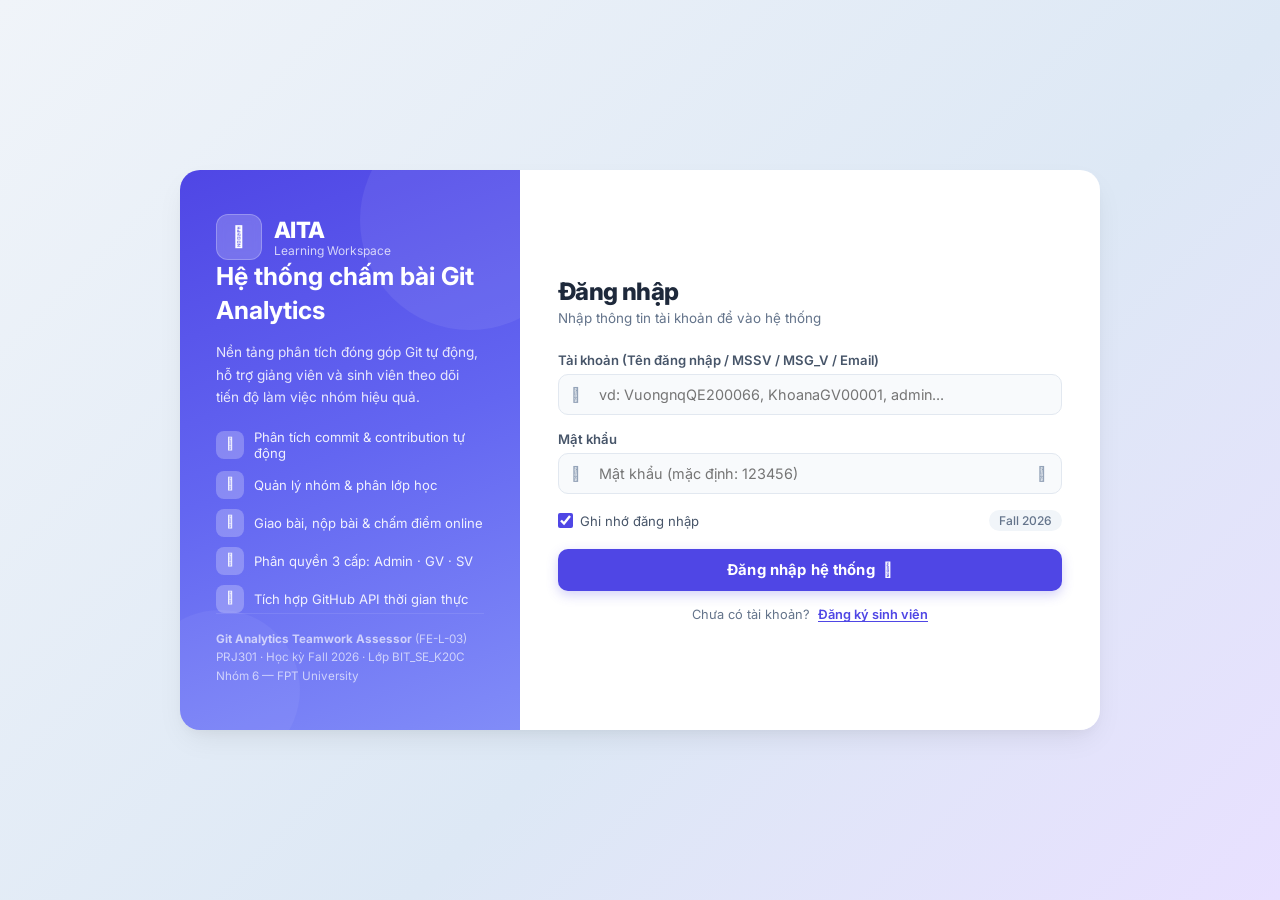
<file: Nhom6_PRJ/target/gitanalytics/login.html>
<!DOCTYPE html>
<html lang="vi">
<head>
    <meta charset="UTF-8">
    <meta name="viewport" content="width=device-width, initial-scale=1.0">
    <title>AITA | Đăng nhập hệ thống - Learning Workspace</title>
    <!-- Google Fonts -->
    <link href="https://fonts.googleapis.com/css2?family=Inter:wght@300;400;500;600;700;800&display=swap" rel="stylesheet">
    <!-- FontAwesome for icons -->
    <link rel="stylesheet" href="https://cdnjs.cloudflare.com/ajax/libs/font-awesome/6.4.0/css/all.min.css">
    <style>
        *, *::before, *::after {
            margin: 0;
            padding: 0;
            box-sizing: border-box;
            font-family: 'Inter', -apple-system, BlinkMacSystemFont, "Segoe UI", Roboto, sans-serif;
        }

        :root {
            --primary: #4f46e5;
            --primary-dark: #4338ca;
            --primary-light: #eef2ff;
            --primary-ring: rgba(79, 70, 229, 0.18);
            --danger: #ef4444;
            --danger-bg: #fef2f2;
            --danger-border: #fecaca;
            --success: #10b981;
            --success-bg: #ecfdf5;
            --success-border: #a7f3d0;
            --text-primary: #1e293b;
            --text-secondary: #475569;
            --text-muted: #64748b;
            --border: #e2e8f0;
            --bg-body: #f0f4f9;
            --bg-card: #ffffff;
            --bg-input: #f8fafc;
            --border-radius-card: 20px;
            --border-radius-input: 10px;
            --shadow-card: 0 12px 30px -6px rgba(0,0,0,0.08), 0 6px 12px -4px rgba(0,0,0,0.04);
            --transition: all 0.2s ease;
        }

        body {
            display: flex;
            min-height: 100vh;
            background: linear-gradient(135deg, #f0f4f9 0%, #dde8f5 60%, #e8e0ff 100%);
            padding: 24px;
            color: var(--text-primary);
            align-items: center;
            justify-content: center;
        }

        /* ─── Wrapper ────────────────────────────────── */
        .login-wrapper {
            display: flex;
            width: 100%;
            max-width: 920px;
            gap: 0;
            border-radius: var(--border-radius-card);
            box-shadow: var(--shadow-card);
            overflow: hidden;
        }

        /* ─── LEFT PANEL (Info) ──────────────────────── */
        .panel-info {
            background: linear-gradient(160deg, #4f46e5 0%, #6366f1 50%, #818cf8 100%);
            color: #ffffff;
            padding: 44px 36px;
            display: flex;
            flex-direction: column;
            justify-content: space-between;
            flex: 0 0 340px;
            position: relative;
            overflow: hidden;
        }

        .panel-info::before {
            content: '';
            position: absolute;
            top: -60px;
            right: -60px;
            width: 220px;
            height: 220px;
            border-radius: 50%;
            background: rgba(255,255,255,0.07);
        }

        .panel-info::after {
            content: '';
            position: absolute;
            bottom: -40px;
            left: -40px;
            width: 160px;
            height: 160px;
            border-radius: 50%;
            background: rgba(255,255,255,0.05);
        }

        .info-logo {
            display: flex;
            align-items: center;
            gap: 12px;
            position: relative;
            z-index: 1;
        }

        .info-logo-icon {
            width: 46px;
            height: 46px;
            background: rgba(255,255,255,0.2);
            border-radius: 12px;
            display: flex;
            align-items: center;
            justify-content: center;
            font-size: 1.3rem;
            backdrop-filter: blur(4px);
            border: 1px solid rgba(255,255,255,0.25);
        }

        .info-logo-text .brand-name {
            font-size: 1.4rem;
            font-weight: 800;
            letter-spacing: -0.03em;
        }

        .info-logo-text .brand-sub {
            font-size: 0.75rem;
            opacity: 0.75;
            font-weight: 400;
        }

        .info-body {
            position: relative;
            z-index: 1;
        }

        .info-body h2 {
            font-size: 1.55rem;
            font-weight: 700;
            line-height: 1.35;
            margin-bottom: 14px;
        }

        .info-body p {
            font-size: 0.85rem;
            line-height: 1.65;
            opacity: 0.85;
        }

        .info-features {
            list-style: none;
            margin-top: 20px;
            display: flex;
            flex-direction: column;
            gap: 10px;
        }

        .info-features li {
            display: flex;
            align-items: center;
            gap: 10px;
            font-size: 0.82rem;
            opacity: 0.9;
        }

        .info-features li i {
            width: 28px;
            height: 28px;
            background: rgba(255,255,255,0.15);
            border-radius: 8px;
            display: flex;
            align-items: center;
            justify-content: center;
            font-size: 0.78rem;
            flex-shrink: 0;
        }

        .info-footer {
            position: relative;
            z-index: 1;
            font-size: 0.73rem;
            opacity: 0.65;
            border-top: 1px solid rgba(255,255,255,0.15);
            padding-top: 16px;
            line-height: 1.6;
        }

        /* ─── RIGHT PANEL (Form) ─────────────────────── */
        .panel-form {
            background: var(--bg-card);
            flex: 1;
            padding: 40px 38px;
            display: flex;
            flex-direction: column;
            justify-content: center;
            overflow-y: auto;
            max-height: 90vh;
        }

        /* ─── Forms ──────────────────────────────────── */
        .form-header {
            margin-bottom: 26px;
        }

        .form-header h1 {
            font-size: 1.5rem;
            font-weight: 800;
            color: var(--text-primary);
            letter-spacing: -0.025em;
        }

        .form-header p {
            margin-top: 4px;
            font-size: 0.84rem;
            color: var(--text-muted);
        }

        .form-group {
            margin-bottom: 16px;
        }

        .form-group label {
            display: block;
            font-size: 0.82rem;
            font-weight: 600;
            color: var(--text-secondary);
            margin-bottom: 6px;
        }

        .input-container {
            position: relative;
            display: flex;
            align-items: center;
        }

        .input-container .input-icon {
            position: absolute;
            left: 13px;
            color: #94a3b8;
            font-size: 0.9rem;
            pointer-events: none;
            z-index: 1;
        }

        .input-container input {
            width: 100%;
            padding: 11px 14px 11px 40px;
            border: 1.5px solid var(--border);
            border-radius: var(--border-radius-input);
            font-size: 0.9rem;
            color: var(--text-primary);
            outline: none;
            transition: var(--transition);
            background-color: var(--bg-input);
        }

        .input-container input:focus {
            background-color: #ffffff;
            border-color: var(--primary);
            box-shadow: 0 0 0 3px var(--primary-ring);
        }

        .input-container .toggle-password {
            position: absolute;
            right: 12px;
            background: none;
            border: none;
            color: #94a3b8;
            cursor: pointer;
            padding: 4px;
            font-size: 0.9rem;
            transition: var(--transition);
        }

        .input-container .toggle-password:hover {
            color: var(--primary);
        }

        /* Remember + forgot row */
        .form-meta {
            display: flex;
            justify-content: space-between;
            align-items: center;
            margin-bottom: 18px;
            font-size: 0.82rem;
        }

        .remember-label {
            display: flex;
            align-items: center;
            gap: 7px;
            cursor: pointer;
            color: var(--text-secondary);
            user-select: none;
        }

        .remember-label input[type="checkbox"] {
            accent-color: var(--primary);
            width: 15px;
            height: 15px;
            cursor: pointer;
        }

        .semester-badge {
            font-size: 0.75rem;
            color: var(--text-muted);
            background: #f1f5f9;
            padding: 3px 10px;
            border-radius: 20px;
            font-weight: 500;
        }

        /* Submit button */
        .btn-primary {
            width: 100%;
            padding: 12px;
            background: var(--primary);
            color: #ffffff;
            font-size: 0.93rem;
            font-weight: 700;
            border: none;
            border-radius: var(--border-radius-input);
            cursor: pointer;
            transition: var(--transition);
            display: flex;
            align-items: center;
            justify-content: center;
            gap: 8px;
            box-shadow: 0 4px 12px rgba(79, 70, 229, 0.25);
            letter-spacing: 0.01em;
        }

        .btn-primary:hover:not(:disabled) {
            background: var(--primary-dark);
            box-shadow: 0 6px 18px rgba(79, 70, 229, 0.35);
            transform: translateY(-1px);
        }

        .btn-primary:active:not(:disabled) {
            transform: translateY(0);
        }

        .btn-primary:disabled {
            opacity: 0.7;
            cursor: not-allowed;
            transform: none;
        }

        /* Alert messages */
        .alert {
            padding: 10px 14px;
            border-radius: 8px;
            font-size: 0.83rem;
            margin-top: 12px;
            display: flex;
            align-items: flex-start;
            gap: 9px;
            line-height: 1.5;
        }

        .alert i { margin-top: 1px; flex-shrink: 0; }

        .alert-error {
            background: var(--danger-bg);
            color: var(--danger);
            border: 1px solid var(--danger-border);
        }

        .alert-success {
            background: var(--success-bg);
            color: #065f46;
            border: 1px solid var(--success-border);
        }

        .hidden { display: none !important; }

        /* ─── Switch form (register) ─────────────────── */
        .switch-prompt {
            margin-top: 16px;
            font-size: 0.8rem;
            text-align: center;
            color: var(--text-muted);
        }

        .switch-prompt button {
            background: none;
            border: none;
            color: var(--primary);
            font-weight: 600;
            cursor: pointer;
            font-size: 0.8rem;
            padding: 0;
            margin-left: 4px;
            text-decoration: underline;
            text-underline-offset: 2px;
        }

        .switch-prompt button:hover { color: var(--primary-dark); }

        /* ─── Register form specific ─────────────────── */
        .register-grid {
            display: grid;
            grid-template-columns: 1fr 1fr;
            gap: 0 16px;
        }

        .register-grid .form-group { margin-bottom: 14px; }
        .register-grid .span-full { grid-column: 1 / -1; }

        /* ─── Responsive ─────────────────────────────── */
        @media (max-width: 700px) {
            body { padding: 0; align-items: flex-start; }
            .login-wrapper { flex-direction: column; border-radius: 0; max-width: 100%; box-shadow: none; }
            .panel-info { flex: none; padding: 28px 24px; }
            .info-body h2 { font-size: 1.2rem; }
            .info-features { display: none; }
            .panel-form { padding: 28px 22px; max-height: none; }
            .register-grid { grid-template-columns: 1fr; }
        }

        /* Scrollbar for panel-form on small height */
        .panel-form::-webkit-scrollbar { width: 5px; }
        .panel-form::-webkit-scrollbar-thumb { background: #cbd5e1; border-radius: 4px; }

        /* Shake animation */
        @keyframes shake {
            10%, 90% { transform: translate3d(-1px, 0, 0); }
            20%, 80% { transform: translate3d(2px, 0, 0); }
            30%, 50%, 70% { transform: translate3d(-4px, 0, 0); }
            40%, 60% { transform: translate3d(4px, 0, 0); }
        }
        .shake { animation: shake 0.5s cubic-bezier(.36,.07,.19,.97) both; }
    </style>
</head>
<body>

<div class="login-wrapper">

    <!-- ═══════════════ LEFT INFO PANEL ═══════════════ -->
    <div class="panel-info">
        <div class="info-logo">
            <div class="info-logo-icon">
                <i class="fa-solid fa-code-branch"></i>
            </div>
            <div class="info-logo-text">
                <div class="brand-name">AITA</div>
                <div class="brand-sub">Learning Workspace</div>
            </div>
        </div>

        <div class="info-body">
            <h2>Hệ thống chấm bài Git Analytics</h2>
            <p>Nền tảng phân tích đóng góp Git tự động, hỗ trợ giảng viên và sinh viên theo dõi tiến độ làm việc nhóm hiệu quả.</p>
            <ul class="info-features">
                <li>
                    <i><i class="fa-solid fa-chart-line" style="font-style:normal"></i></i>
                    Phân tích commit &amp; contribution tự động
                </li>
                <li>
                    <i><i class="fa-solid fa-users" style="font-style:normal"></i></i>
                    Quản lý nhóm &amp; phân lớp học
                </li>
                <li>
                    <i><i class="fa-solid fa-file-circle-check" style="font-style:normal"></i></i>
                    Giao bài, nộp bài &amp; chấm điểm online
                </li>
                <li>
                    <i><i class="fa-solid fa-shield-halved" style="font-style:normal"></i></i>
                    Phân quyền 3 cấp: Admin · GV · SV
                </li>
                <li>
                    <i><i class="fa-brands fa-github" style="font-style:normal"></i></i>
                    Tích hợp GitHub API thời gian thực
                </li>
            </ul>
        </div>

        <div class="info-footer">
            <strong>Git Analytics Teamwork Assessor</strong> (FE-L-03)<br>
            PRJ301 · Học kỳ Fall 2026 · Lớp BIT_SE_K20C<br>
            Nhóm 6 — FPT University
        </div>
    </div>

    <!-- ═══════════════ RIGHT FORM PANEL ═══════════════ -->
    <div class="panel-form">

        <!-- ── LOGIN FORM ───────────────────────────── -->
        <div id="view-login">
            <div class="form-header">
                <h1>Đăng nhập</h1>
                <p>Nhập thông tin tài khoản để vào hệ thống</p>
            </div>

            <form id="loginForm" novalidate>
                <div class="form-group">
                    <label for="identifier">Tài khoản (Tên đăng nhập / MSSV / MSG_V / Email)</label>
                    <div class="input-container">
                        <i class="fa-regular fa-user input-icon"></i>
                        <input type="text" id="identifier" name="identifier"
                               placeholder="vd: VuongnqQE200066, KhoanaGV00001, admin..."
                               autocomplete="username" required>
                    </div>
                </div>

                <div class="form-group">
                    <label for="password">Mật khẩu</label>
                    <div class="input-container">
                        <i class="fa-solid fa-lock input-icon"></i>
                        <input type="password" id="password" name="password"
                               placeholder="Mật khẩu (mặc định: 123456)"
                               autocomplete="current-password" required>
                        <button type="button" class="toggle-password" aria-label="Hiện/ẩn mật khẩu" tabindex="-1"
                                onclick="togglePwd('password', this)">
                            <i class="fa-regular fa-eye"></i>
                        </button>
                    </div>
                </div>

                <div class="form-meta">
                    <label class="remember-label">
                        <input type="checkbox" id="rememberMe" name="rememberMe" checked>
                        Ghi nhớ đăng nhập
                    </label>
                    <span class="semester-badge">Fall 2026</span>
                </div>

                <button type="submit" class="btn-primary" id="loginSubmitBtn">
                    <span>Đăng nhập hệ thống</span>
                    <i class="fa-solid fa-arrow-right"></i>
                </button>

                <div id="error-msg" class="alert alert-error hidden">
                    <i class="fa-solid fa-circle-exclamation"></i>
                    <span id="error-text">Thông tin đăng nhập không chính xác.</span>
                </div>

                <div id="login-success-msg" class="alert alert-success hidden">
                    <i class="fa-solid fa-circle-check"></i>
                    <span>Đăng nhập thành công! Đang chuyển hướng…</span>
                </div>
            </form>

            
            <p class="switch-prompt">
                <span id="auth-switch-prompt">Chưa có tài khoản?</span>
                <button id="auth-switch-button" type="button">Đăng ký sinh viên</button>
            </p>
        </div>
        <!-- end #view-login -->

        <!-- ── REGISTER FORM ──────────────────────── -->
        <div id="view-register" class="hidden">
            <div class="form-header">
                <h1>Đăng ký tài khoản</h1>
                <p>Tạo tài khoản sinh viên mới để tham gia hệ thống</p>
            </div>

            <form id="registerForm" novalidate>
                <div class="register-grid">
                    <div class="form-group">
                        <label for="reg-username">Tên đăng nhập *</label>
                        <div class="input-container">
                            <i class="fa-regular fa-user input-icon"></i>
                            <input type="text" id="reg-username" name="username"
                                   placeholder="vd: an.nguyen" required>
                        </div>
                    </div>
                    <div class="form-group">
                        <label for="reg-fullname">Họ và tên *</label>
                        <div class="input-container">
                            <i class="fa-solid fa-id-card input-icon"></i>
                            <input type="text" id="reg-fullname" name="fullName"
                                   placeholder="Nguyễn Văn A" required>
                        </div>
                    </div>
                    <div class="form-group span-full">
                        <label for="reg-email">Email *</label>
                        <div class="input-container">
                            <i class="fa-regular fa-envelope input-icon"></i>
                            <input type="email" id="reg-email" name="email"
                                   placeholder="an.nguyen@fpt.edu.vn" required>
                        </div>
                    </div>
                    <div class="form-group span-full">
                        <label for="reg-github">GitHub Username</label>
                        <div class="input-container">
                            <i class="fa-brands fa-github input-icon"></i>
                            <input type="text" id="reg-github" name="githubUsername"
                                   placeholder="github-handle (tùy chọn)">
                        </div>
                    </div>
                    <div class="form-group">
                        <label for="reg-password">Mật khẩu *</label>
                        <div class="input-container">
                            <i class="fa-solid fa-lock input-icon"></i>
                            <input type="password" id="reg-password" name="password"
                                   placeholder="Tối thiểu 8 ký tự" required>
                            <button type="button" class="toggle-password" tabindex="-1"
                                    onclick="togglePwd('reg-password', this)">
                                <i class="fa-regular fa-eye"></i>
                            </button>
                        </div>
                    </div>
                    <div class="form-group">
                        <label for="reg-confirm">Xác nhận MK *</label>
                        <div class="input-container">
                            <i class="fa-solid fa-lock input-icon"></i>
                            <input type="password" id="reg-confirm" name="confirmPassword"
                                   placeholder="Nhập lại mật khẩu" required>
                            <button type="button" class="toggle-password" tabindex="-1"
                                    onclick="togglePwd('reg-confirm', this)">
                                <i class="fa-regular fa-eye"></i>
                            </button>
                        </div>
                    </div>
                </div>

                <button type="submit" class="btn-primary" id="registerSubmitBtn" style="margin-top:4px;">
                    <span>Tạo tài khoản</span>
                    <i class="fa-solid fa-user-plus"></i>
                </button>

                <div id="register-error-msg" class="alert alert-error hidden">
                    <i class="fa-solid fa-circle-exclamation"></i>
                    <span id="register-error-text">Không thể tạo tài khoản.</span>
                </div>

                <div id="register-success-msg" class="alert alert-success hidden">
                    <i class="fa-solid fa-circle-check"></i>
                    <span>Đăng ký thành công! Hãy đăng nhập bằng tài khoản vừa tạo.</span>
                </div>
            </form>

            <p class="switch-prompt">
                <span>Đã có tài khoản?</span>
                <button type="button" onclick="showView('login')">Đăng nhập</button>
            </p>
        </div>
        <!-- end #view-register -->

    </div>
    <!-- end .panel-form -->
</div>
<!-- end .login-wrapper -->

<script>
    /* ─── Helpers ─────────────────────────────── */
    function togglePwd(inputId, btn) {
        const input = document.getElementById(inputId);
        const icon  = btn.querySelector('i');
        if (input.type === 'password') {
            input.type = 'text';
            icon.className = 'fa-regular fa-eye-slash';
        } else {
            input.type = 'password';
            icon.className = 'fa-regular fa-eye';
        }
    }

    function showView(view) {
        document.getElementById('view-login').classList.toggle('hidden', view !== 'login');
        document.getElementById('view-register').classList.toggle('hidden', view !== 'register');
        // Reset alert states
        ['error-msg','login-success-msg','register-error-msg','register-success-msg']
            .forEach(id => document.getElementById(id).classList.add('hidden'));
    }

    /* ─── Switch between Login / Register ─────── */
    document.getElementById('auth-switch-button').addEventListener('click', () => showView('register'));

    /* ─── Mock demo accounts registry (1 Admin + 4 Giảng viên + 25 Sinh viên) ── */
    const DOC_DEMO_ACCOUNTS = [
        // Quản trị viên
        { id: 1, username: 'admin', email: 'admin@aita.edu.vn', fullName: 'System Administrator', role: 'ADMIN', studentCode: 'ADMIN001' },
        
        // 4 Giảng viên bộ môn (Username: [Tên][chữ đầu họ đệm][MSGV], MSGV: GV00001 - GV00099)
        { id: 2, username: 'KhoanaGV00001', email: 'khoana@aita.edu.vn', fullName: 'TS. Nguyễn Anh Khoa', role: 'LECTURER', studentCode: 'GV00001', subject: 'CSD201' },
        { id: 3, username: 'VinhnvGV00002', email: 'vinhnv@aita.edu.vn', fullName: 'ThS. Nguyễn Văn Vịnh', role: 'LECTURER', studentCode: 'GV00002', subject: 'PRJ301, SWR302' },
        { id: 4, username: 'TinnlGV00003', email: 'tinnl@aita.edu.vn', fullName: 'ThS. Nguyễn Lê Tín', role: 'LECTURER', studentCode: 'GV00003', subject: 'JPD123' },
        { id: 5, username: 'HungnvGV00004', email: 'hungnv@aita.edu.vn', fullName: 'ThS. Nguyễn Văn Hưng', role: 'LECTURER', studentCode: 'GV00004', subject: 'IOT102' },

        // 25 Sinh viên (Username: [Tên][chữ đầu họ đệm][MSSV], MSSV QE20xxxx / QE190093, MK: 123456)
        // 5 Sinh viên bắt buộc:
        { id: 7,  username: 'VuongnqQE200066', email: 'vuong.nq@fpt.edu.vn', altEmail: 'qvuong8th3@gmail.com', fullName: 'Nguyễn Quốc Vương', role: 'STUDENT', studentCode: 'QE200066', groupId: 6, isLeader: true },
        { id: 8,  username: 'LongvxQE200140', email: 'longvx@fpt.edu.vn', fullName: 'Võ Xuân Long', role: 'STUDENT', studentCode: 'QE200140', groupId: 4 },
        { id: 9,  username: 'NguyenvtQE200064', email: 'nguyenvt@fpt.edu.vn', fullName: 'Võ Thảo Nguyên', role: 'STUDENT', studentCode: 'QE200064', groupId: 6 },
        { id: 10, username: 'KietntQE190093', email: 'kietnt@fpt.edu.vn', fullName: 'Nguyễn Tuấn Kiệt', role: 'STUDENT', studentCode: 'QE190093', groupId: 2 },
        { id: 11, username: 'HaindtQE200042', email: 'haindt@fpt.edu.vn', fullName: 'Nguyễn Đặng Trường Hải', role: 'STUDENT', studentCode: 'QE200042', groupId: 6 },
        
        // 20 Sinh viên bổ sung trong lớp SE20C:
        { id: 12, username: 'PhucthQE200006', email: 'phuc.th@fpt.edu.vn', fullName: 'Trần Hoàng Phúc', role: 'STUDENT', studentCode: 'QE200006', groupId: 6 },
        { id: 13, username: 'MinhldQE200007', email: 'minh.ld@fpt.edu.vn', fullName: 'Lê Đức Minh', role: 'STUDENT', studentCode: 'QE200007', groupId: 6 },
        { id: 14, username: 'VyhyQE200008', email: 'vy.hy@fpt.edu.vn', fullName: 'Hoàng Yến Vy', role: 'STUDENT', studentCode: 'QE200008', groupId: 6 },
        { id: 15, username: 'AnnvQE200001', email: 'an.nguyen@fpt.edu.vn', fullName: 'Nguyễn Văn An', role: 'STUDENT', studentCode: 'QE200001', groupId: 1 },
        { id: 16, username: 'BinhttQE200002', email: 'binh.tran@fpt.edu.vn', fullName: 'Trần Thái Bình', role: 'STUDENT', studentCode: 'QE200002', groupId: 1 },
        { id: 17, username: 'ChilkQE200003', email: 'chi.le@fpt.edu.vn', fullName: 'Lê Kim Chi', role: 'STUDENT', studentCode: 'QE200003', groupId: 2 },
        { id: 18, username: 'DunghtQE200004', email: 'dung.hoang@fpt.edu.vn', fullName: 'Hoàng Tiến Dũng', role: 'STUDENT', studentCode: 'QE200004', groupId: 2 },
        { id: 19, username: 'EmptQE200005', email: 'em.pham@fpt.edu.vn', fullName: 'Phạm Thị Em', role: 'STUDENT', studentCode: 'QE200005', groupId: 3 },
        { id: 20, username: 'KiendtQE200011', email: 'kien.dt@fpt.edu.vn', fullName: 'Đặng Trung Kiên', role: 'STUDENT', studentCode: 'QE200011', groupId: 4 },
        { id: 21, username: 'LannnQE200012', email: 'lan.nt@fpt.edu.vn', fullName: 'Ngô Ngọc Lan', role: 'STUDENT', studentCode: 'QE200012', groupId: 4 },
        { id: 22, username: 'MaidtQE200013', email: 'mai.dtt@fpt.edu.vn', fullName: 'Dương Tuyết Mai', role: 'STUDENT', studentCode: 'QE200013', groupId: 5 },
        { id: 23, username: 'NambhQE200014', email: 'nam.bh@fpt.edu.vn', fullName: 'Bùi Hải Nam', role: 'STUDENT', studentCode: 'QE200014', groupId: 5 },
        { id: 24, username: 'OanhdkQE200015', email: 'oanh.dtk@fpt.edu.vn', fullName: 'Đinh Kim Oanh', role: 'STUDENT', studentCode: 'QE200015', groupId: 5 },
        { id: 25, username: 'QuandaQE200016', email: 'quan.da@fpt.edu.vn', fullName: 'Đỗ Anh Quân', role: 'STUDENT', studentCode: 'QE200016', groupId: 7 },
        { id: 26, username: 'SonlhQE200017', email: 'son.lh@fpt.edu.vn', fullName: 'Lý Hồng Sơn', role: 'STUDENT', studentCode: 'QE200017', groupId: 7 },
        { id: 27, username: 'ThaotpQE200018', email: 'thao.tpt@fpt.edu.vn', fullName: 'Trịnh Phương Thảo', role: 'STUDENT', studentCode: 'QE200018', groupId: 7 },
        { id: 28, username: 'UytqQE200019', email: 'uy.tq@fpt.edu.vn', fullName: 'Trương Quốc Uy', role: 'STUDENT', studentCode: 'QE200019', groupId: 1 },
        { id: 29, username: 'VietphQE200020', email: 'viet.ph@fpt.edu.vn', fullName: 'Phan Hoàng Việt', role: 'STUDENT', studentCode: 'QE200020', groupId: 2 },
        { id: 30, username: 'XuanltQE200021', email: 'xuan.lth@fpt.edu.vn', fullName: 'Lương Thanh Xuân', role: 'STUDENT', studentCode: 'QE200021', groupId: 3 },
        { id: 31, username: 'YenhbQE200022', email: 'yen.hb@fpt.edu.vn', fullName: 'Hà Bích Yến', role: 'STUDENT', studentCode: 'QE200022', groupId: 4 }
    ];

    /* ─── Login form submit ────────────────────── */
    document.getElementById('loginForm').addEventListener('submit', async (e) => {
        e.preventDefault();

        const identifier  = document.getElementById('identifier').value.trim();
        const password    = document.getElementById('password').value;
        const rememberMe  = document.getElementById('rememberMe').checked;
        const submitBtn   = document.getElementById('loginSubmitBtn');
        const origInner   = submitBtn.innerHTML;

        document.getElementById('error-msg').classList.add('hidden');
        document.getElementById('login-success-msg').classList.add('hidden');
        submitBtn.disabled = true;
        submitBtn.innerHTML = '<i class="fa-solid fa-spinner fa-spin"></i> Đang xác thực…';

        const proceedSuccess = (userData) => {
            localStorage.setItem('aita_user', JSON.stringify(userData));
            document.getElementById('login-success-msg').classList.remove('hidden');
            const targetUrl = (window.location.protocol === 'file:' || !window.location.pathname.endsWith('.jsp')) ? 'index.html' : 'index.jsp';
            setTimeout(() => { window.location.href = targetUrl; }, 600);
        };

        const tryOfflineLogin = () => {
            const lowerId = identifier.toLowerCase();
            const matched = DOC_DEMO_ACCOUNTS.find(acc => 
                acc.username.toLowerCase() === lowerId || 
                (acc.email && acc.email.toLowerCase() === lowerId) ||
                (acc.altEmail && acc.altEmail.toLowerCase() === lowerId) ||
                (acc.studentCode && acc.studentCode.toLowerCase() === lowerId)
            );
            if (matched && password === '123456') {
                proceedSuccess(matched);
                return true;
            }
            return false;
        };

        if (window.location.protocol === 'file:') {
            if (tryOfflineLogin()) {
                submitBtn.disabled = false;
                submitBtn.innerHTML = origInner;
                return;
            } else {
                document.getElementById('error-text').textContent = 'Thông tin đăng nhập không đúng. Mật khẩu mặc định: 123456.';
                document.getElementById('error-msg').classList.remove('hidden');
                submitBtn.disabled = false;
                submitBtn.innerHTML = origInner;
                return;
            }
        }

        try {
            const response = await fetch(new URL('api/v1/auth/login', window.location.href), {
                method: 'POST',
                credentials: 'same-origin',
                headers: { 'Content-Type': 'application/x-www-form-urlencoded' },
                body: new URLSearchParams({ identifier, password, rememberMe })
            });
            const result = await response.json();
            if (response.ok) {
                proceedSuccess(result.user);
            } else {
                if (!tryOfflineLogin()) {
                    document.getElementById('error-text').textContent =
                        result.error || 'Email hoặc mật khẩu không đúng.';
                    const errEl = document.getElementById('error-msg');
                    errEl.classList.remove('hidden');
                    errEl.classList.add('shake');
                    setTimeout(() => errEl.classList.remove('shake'), 600);
                }
            }
        } catch (_) {
            if (!tryOfflineLogin()) {
                document.getElementById('error-text').textContent =
                    'Không kết nối được máy chủ. Thử dùng tài khoản mẫu với mật khẩu 123456.';
                document.getElementById('error-msg').classList.remove('hidden');
            }
        } finally {
            submitBtn.disabled = false;
            submitBtn.innerHTML = origInner;
        }
    });

    /* ─── Register form submit ─────────────────── */
    document.getElementById('registerForm').addEventListener('submit', async (e) => {
        e.preventDefault();

        if (window.location.protocol === 'file:') {
            document.getElementById('register-error-text').textContent =
                'Bạn đang mở file trực tiếp. Hãy khởi động Tomcat trước.';
            document.getElementById('register-error-msg').classList.remove('hidden');
            return;
        }

        const submitBtn = document.getElementById('registerSubmitBtn');
        const origInner = submitBtn.innerHTML;

        document.getElementById('register-error-msg').classList.add('hidden');
        document.getElementById('register-success-msg').classList.add('hidden');
        submitBtn.disabled = true;
        submitBtn.innerHTML = '<i class="fa-solid fa-spinner fa-spin"></i> Đang tạo tài khoản…';

        try {
            const formData = new FormData(document.getElementById('registerForm'));
            const response = await fetch(new URL('api/v1/auth/register', window.location.href), {
                method: 'POST',
                credentials: 'same-origin',
                headers: { 'Content-Type': 'application/x-www-form-urlencoded' },
                body: new URLSearchParams(formData)
            });
            const result = await response.json();
            if (response.ok) {
                document.getElementById('registerForm').reset();
                document.getElementById('register-success-msg').classList.remove('hidden');
                setTimeout(() => showView('login'), 2000);
            } else {
                document.getElementById('register-error-text').textContent =
                    result.error || 'Không thể tạo tài khoản.';
                document.getElementById('register-error-msg').classList.remove('hidden');
            }
        } catch (_) {
            document.getElementById('register-error-text').textContent =
                'Không kết nối được máy chủ. Hãy thử lại sau.';
            document.getElementById('register-error-msg').classList.remove('hidden');
        } finally {
            submitBtn.disabled = false;
            submitBtn.innerHTML = origInner;
        }
    });
</script>
</body>
</html>
</file>
